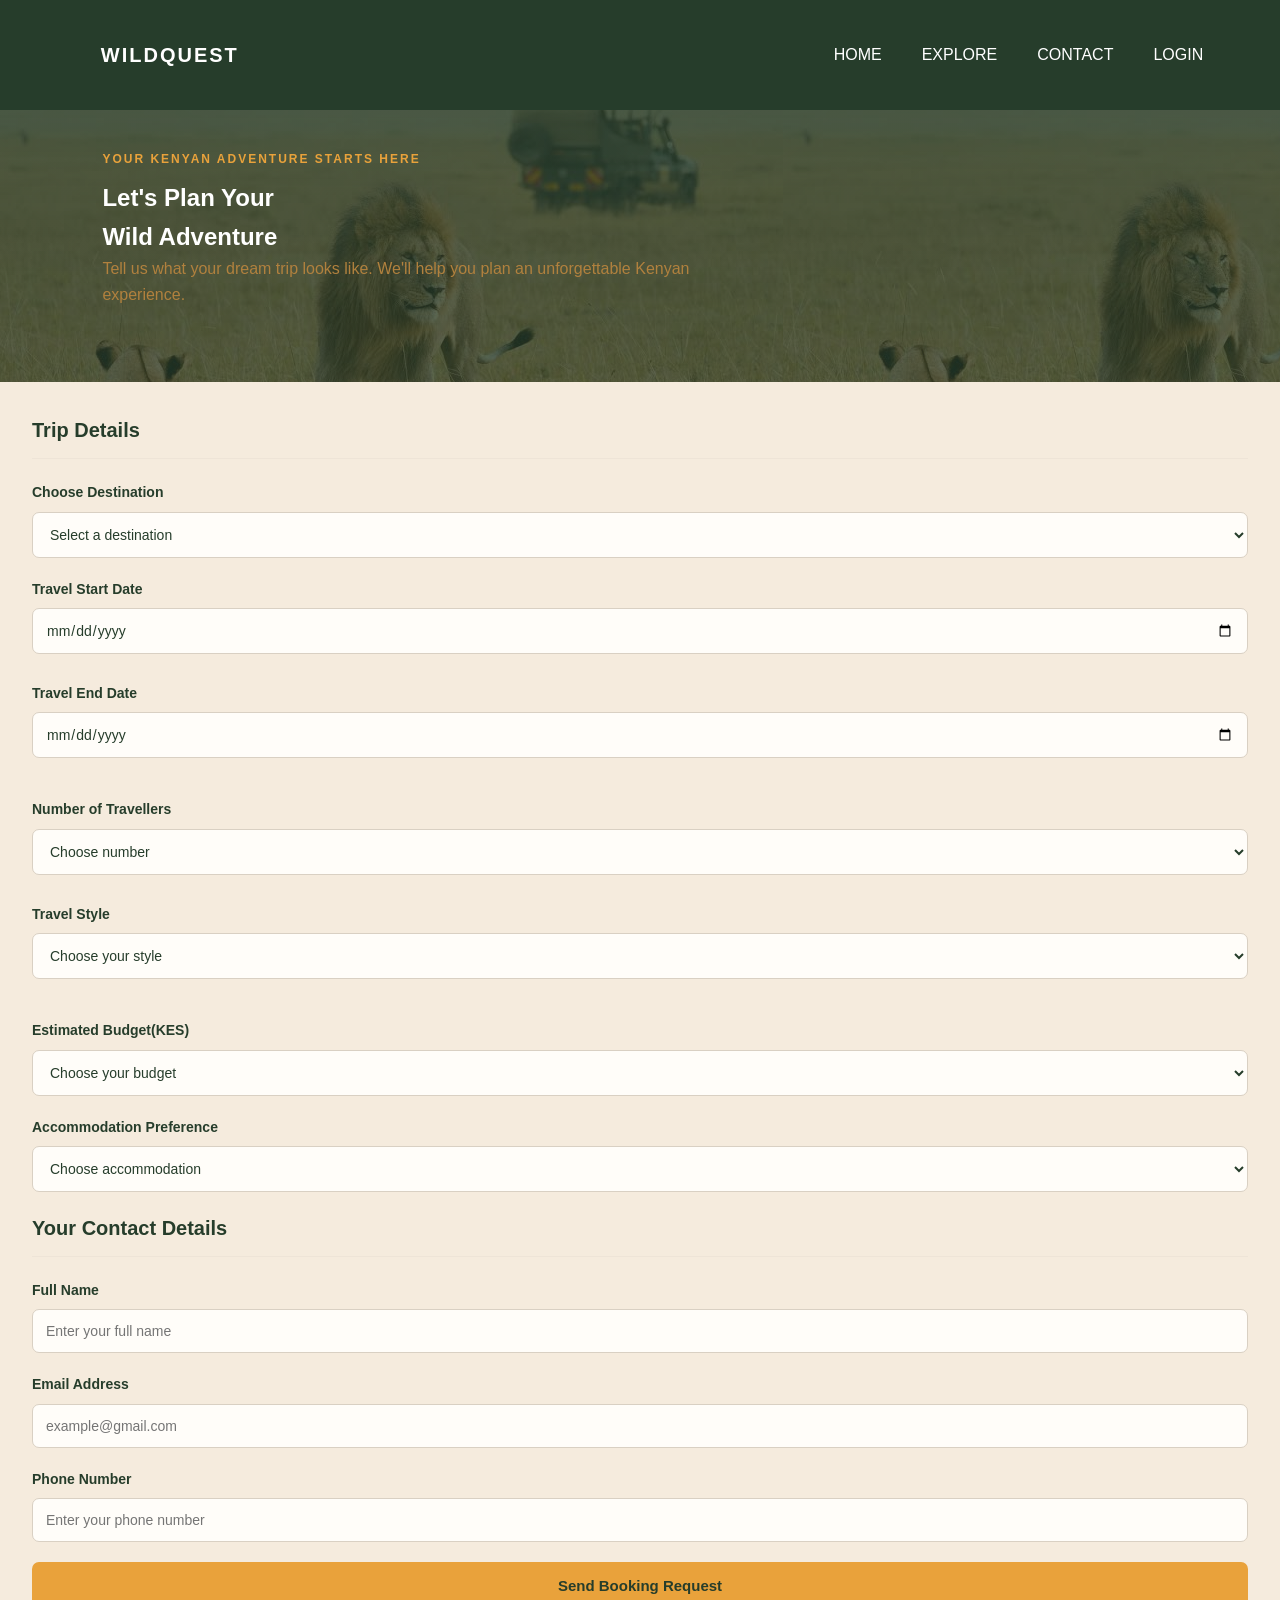
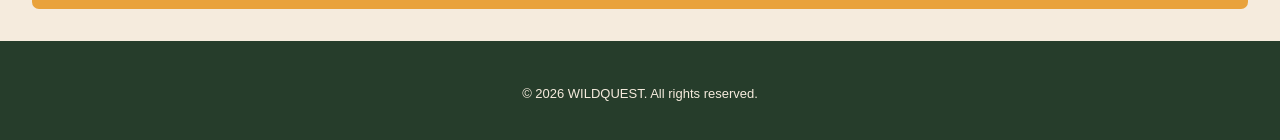
<file: book.html>
<!doctype html>
<html lang="en">
  <head>
    <meta charset="UTF-8" />
    <meta name="viewport" content="width=device-width, initial-scale=1.0" />
    <title>BOOK A TRIP | WILDQUEST</title>
    <link rel="stylesheet" href="css/book.css">
  </head>
  <body>
     <header>
        <div class="logo">
            <h1>WILDQUEST</h1>
        </div>
        <nav class="nav-links">
            <a href="index.html">HOME</a>
            <a href="explore.html">EXPLORE</a>
            <a href="contact.html">CONTACT</a>
            <a href="login.html">LOGIN</a>
            
        </nav>
    </header>
    <main>
      <!-- HERO SECTION -->
      <section class="hero-booking">
        <p class="heading">YOUR KENYAN ADVENTURE STARTS HERE</p>

        <h2>
          Let's Plan Your<br />
          <span>Wild Adventure</span>
        </h2>

        <p>
          Tell us what your dream trip looks like. We'll help you plan an
          unforgettable Kenyan experience.
        </p>
      </section>
      <!-- BOOKING SECTION -->
      <form class="booking-form" action="success.html" method="get">
        <h3>
            Trip Details
        </h3>

        <div class="form-group">
          <label for="destination">Choose Destination </label>

          <select id="destination" name="destination" required>
            <option value="">Select a destination</option>
            <option value="Maasai Mara">Maasai Mara</option>
            <option value="Diani Beach">Diani Beach</option>
            <option value="Amboseli">Amboseli National Park</option>
            <option value="Mount Kenya">Mount Kenya</option>
            
          </select>
        </div>

        <div class="form-group">
          <div class="form-group">
            <label for="start-date">Travel Start Date </label>
            <input type="date" id="start-date" name="start_date" required />
          </div>

          <div class="form-group">
            <label for="end-date">Travel End Date </label>
            <input type="date" id="end-date" name="end_date" required />
          </div>
        </div>

        <div class="form-group">
          <div class="form-group">
            <label for="travellers">Number of Travellers </label>

            <select id="travellers" name="travellers" required>
              <option value="">Choose number</option>
              <option value="1">1 traveller</option>
              <option value="2">2 travellers</option>
              <option value="3">3 travellers</option>
              <option value="4">4 travellers</option>
              <option value="5">5 travellers</option>
              <option value="6+">6 or more</option>
            </select>
          </div>

          <div class="form-group">
            <label for="travel-style">Travel Style </label>

            <select id="travel-style" name="travel_style" required>
              <option value="">Choose your style</option>
              <option value="Safari">Wildlife & Safari</option>
              <option value="Beach">Beach & Relaxation</option>
              <option value="Adventure">Adventure</option>
              <option value="Family">Family Holiday</option>
              <option value="Romantic">Romantic Getaway</option>
            </select>
          </div>
        </div>

        <div class="form-group">
          <label for="budget">Estimated Budget(KES)</label>

          <select id="budget" name="budget" required>
            <option value="">Choose your budget</option>
            <option value="under-10000">Under KES 10,000</option>
            <option value="10000-30000">KES 10,000 - 30,000</option>
            <option value="30000-60000">KES 30,000 - 60,000</option>
            <option value="60000-plus">Above KES 60,000</option>
            
          </select>
        </div>

        <div class="form-group">
          <label for="accommodation">Accommodation Preference </label>

          <select id="accommodation" name="accommodation" required>
            <option value="">Choose accommodation</option>
            <option value="camping">Camping</option>
            <option value="budget">Budget accommodation</option>
            <option value="hotel">Hotel or lodge</option>
            <option value="luxury">Luxury lodge or resort</option>
            
          </select>
        </div>

        <h3>
          
          Your Contact Details
        </h3>

        <div class="form-row">
          <div class="form-group">
            <label for="full-name">Full Name </label>

            <input
              type="text"
              id="full-name"
              name="full_name"
              placeholder="Enter your full name"
              required
            />
          </div>

          <div class="form-group">
            <label for="email">Email Address </label>

            <input
              type="email"
              id="email"
              name="email"
              placeholder="example@gmail.com"
              required
            />
          </div>
        </div>

        <div class="form-group">
          <label for="phone">Phone Number </label>

          <input
            type="number"
            id="phone"
            name="phone"
            placeholder="Enter your phone number"
            required
          />
        </div>

        <button type="submit" class="submit-button">
          Send Booking Request
          
        </button>
      </form>
      <!-- FOOTER -->
      <footer class="footer" id="contact">
        <p>&copy; 2026 WILDQUEST.  All rights reserved.</p>
    </footer>
    </main>
  </body>
</html>
</file>
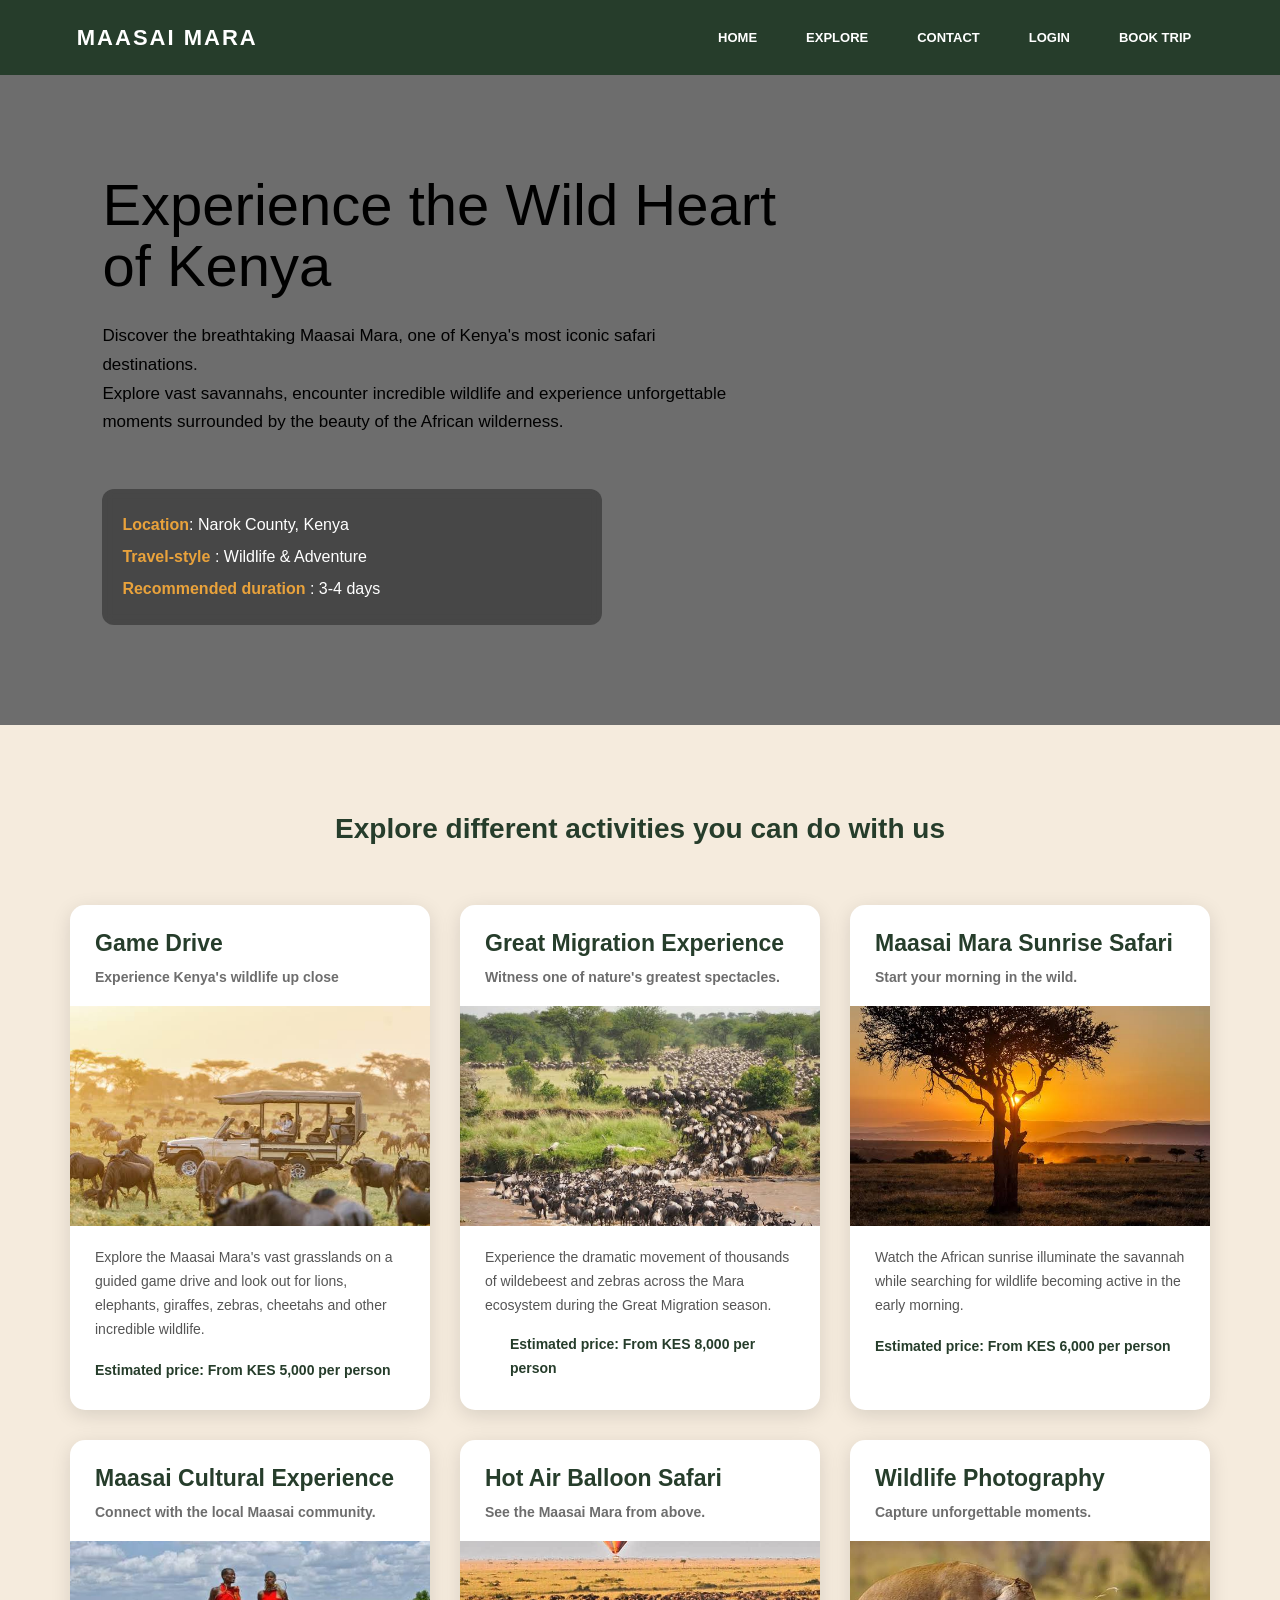
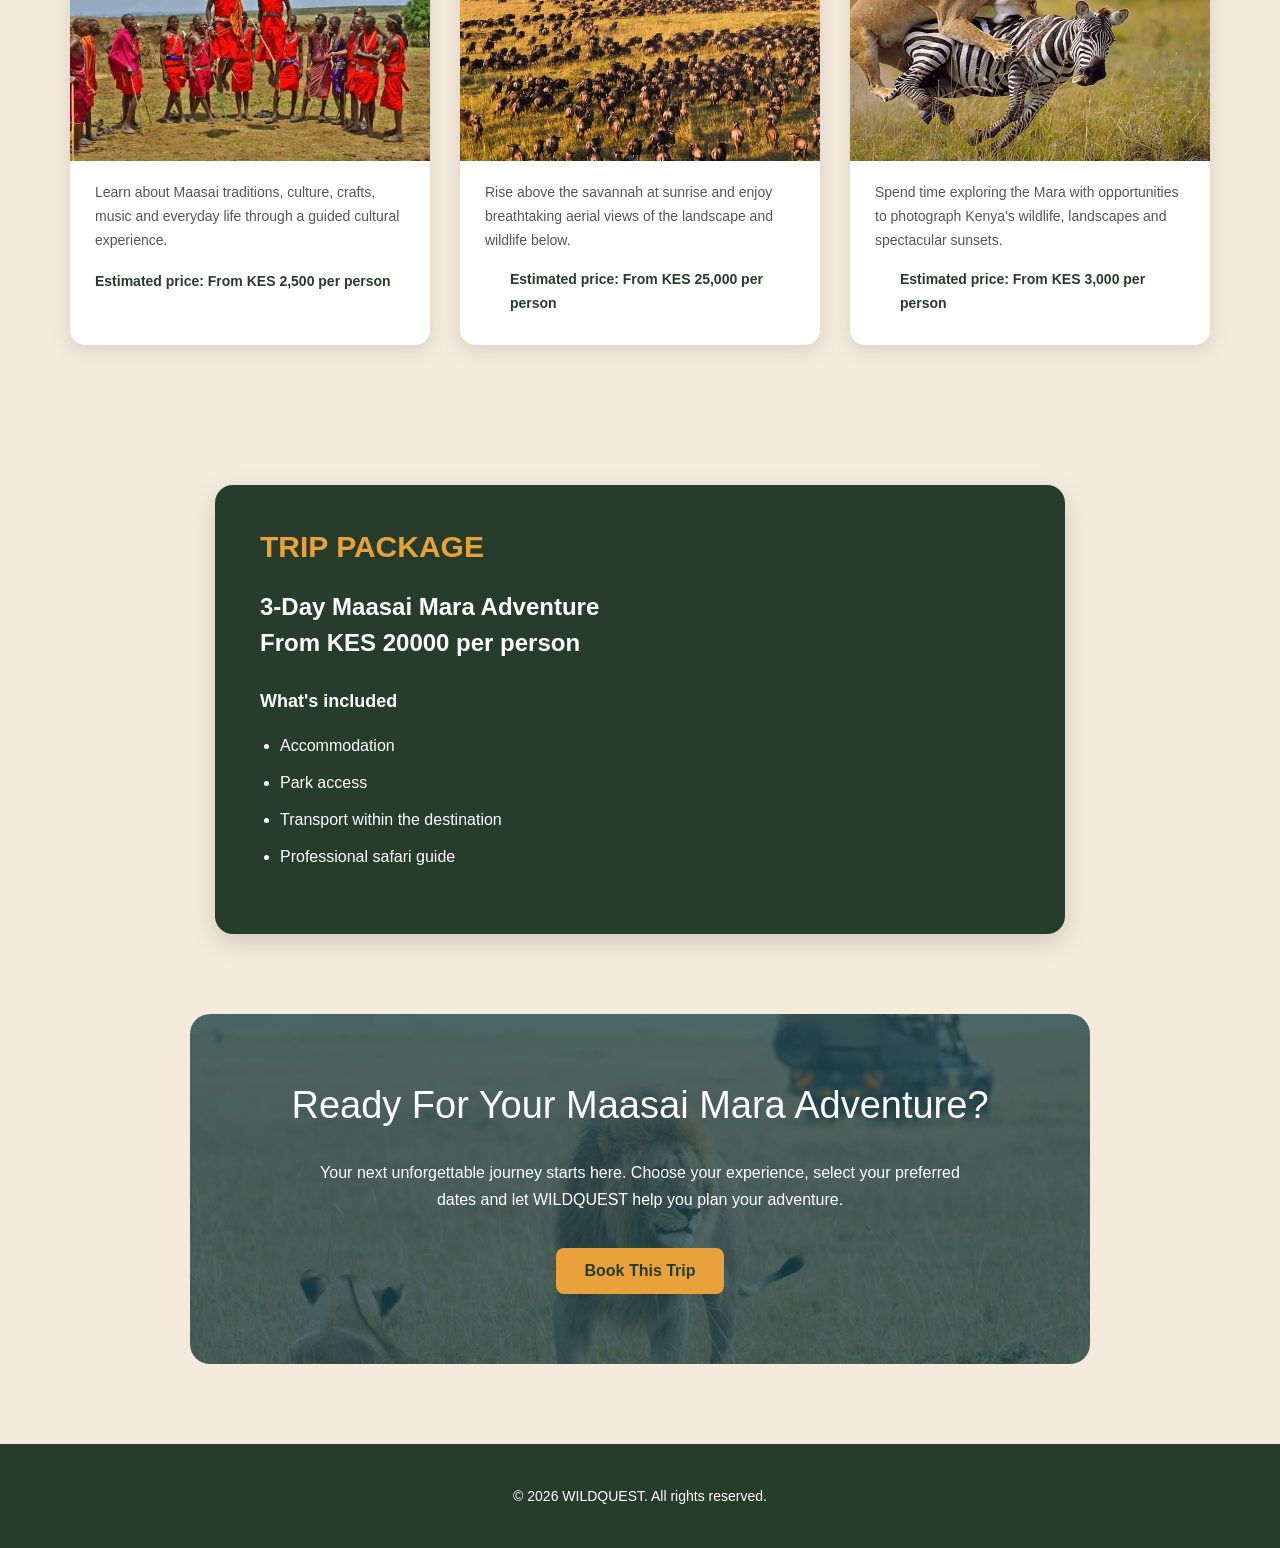
<file: maasai_mara.html>
<!doctype html>
<html lang="en">
  <head>
    <meta charset="UTF-8" />
    <meta name="viewport" content="width=device-width, initial-scale=1.0" />
    <title>MAASAI MARA | WILDQUEST</title>
    <link rel="stylesheet" href="css/maasai_mara.css">
  </head>
  <body>
    <header>
      <div class="logo">
        <h1>MAASAI MARA</h1>
      </div>

      <nav class="nav-links">
        <a href="index.html">HOME</a>
        <a href="explore.html">EXPLORE</a>
        <a href="contact.html">CONTACT</a>
        <a href="login.html">LOGIN</a>
        <a href="book.html">BOOK TRIP</a>
      </nav>
    </header>
    <main>
      <!-- HERO SECTION  -->
      <section class="hero">
        <div class="hero-content">
          <h2>Experience the Wild Heart of Kenya</h2>

          <p>
            Discover the breathtaking Maasai Mara, one of Kenya's most iconic
            safari destinations.<br> Explore vast savannahs, encounter incredible
            wildlife and experience unforgettable moments surrounded by the
            beauty of the African wilderness.
          </p>
        </div>
        <div class="hero-location">
            
               <strong>Location</strong>: <span>Narok County, Kenya</span><br>
            <strong>Travel-style </strong>:  <span>Wildlife & Adventure</span><br>
            <strong>Recommended duration</strong> :<span> 3-4 days</span>

            
            
        </div>
      </section><br>
      
      <!-- Activities -->
       <section >
        <div class="hero-activities">
            <strong> Explore different activities you can do with us</strong>
        </div>
        <div class="activities" >
            <div class="value">
                <h3> Game Drive </h3>
                <strong> Experience Kenya's wildlife up close</strong>
                <img src="images/game_drive.jpg" alt="Mara drive with tour guide">
                <p>
                    Explore the Maasai Mara's vast grasslands on a guided game drive and look out for lions, elephants, giraffes, zebras, cheetahs and other incredible wildlife.
                </p>
                <span>Estimated price: From KES 5,000 per person</span>
            </div>

            <div class="value">
                <h3> Great Migration Experience </h3>
                <strong>Witness one of nature's greatest spectacles.</strong>
                <img src="images/migration.jpg" alt="migration ins massai mara">
                <p>
                    Experience the dramatic movement of thousands of wildebeest and zebras across the Mara ecosystem during the Great Migration season.
                <span>Estimated price: From KES 8,000 per person</span>
            </div>


            <div class="value">
                <h3> Maasai Mara Sunrise Safari </h3>
                <strong>Start your morning in the wild.</strong>
                <img src="images/sunrise.jpg" alt="Sunrise in maasai mara">
                <p>
                    Watch the African sunrise illuminate the savannah while searching for wildlife becoming active in the early morning.
                </p>
                <span>Estimated price: From KES 6,000 per person</span>
            </div>


            <div class="value">
                <h3> Maasai Cultural Experience</h3>
                <strong> Connect with the local Maasai community. </strong>
                <img src="images/culture.jpg" alt="Maasai community">
                <p>
                    Learn about Maasai traditions, culture, crafts, music and everyday life through a guided cultural experience.
                </p>
                <span>Estimated price: From KES 2,500 per person</span>
            </div>


            <div class="value">
                <h3> Hot Air Balloon Safari </h3>
                <strong> See the Maasai Mara from above.</strong>
                <img src="images/hot_air.jpg" alt="Hot air travel in maasai mara">
                <p>
                    Rise above the savannah at sunrise and enjoy breathtaking aerial views of the landscape and wildlife below.
                <span>Estimated price: From KES 25,000 per person</span>
            </div>


            <div class="value">
                <h3> Wildlife Photography </h3>
                <strong> Capture unforgettable moments.</strong>
                <img src="images/moments.jpg" alt="wildlife phototgraphy in maasai mara">
                <p>
                    Spend time exploring the Mara with opportunities to photograph Kenya's wildlife, landscapes and spectacular sunsets.
                <span>Estimated price: From KES 3,000 per person</span>
            </div>

        </div>
       </section>
       <!-- SUGGESTION TRIP PACKAGE -->

       <section>
        <div class="package" >
            <h2> TRIP PACKAGE</h2>
            <strong> 3-Day Maasai Mara Adventure <br> 
                From KES 20000 per person
            </strong>
            <p> What's included</p>
            <ul>
                <li>
                    Accommodation
                </li>
                <li>
                    Park access
                </li>
                <li>
                    Transport within the destination
                </li>
                <li>
                    Professional safari guide
                </li>
            </ul>
        </div>
       </section>


       <!-- CTA -->
        <section>
            <div class="book">
                <h2>
                    Ready For Your Maasai Mara Adventure?
                </h2>
                <p>
                    Your next unforgettable journey starts here. Choose your experience, select your preferred dates and let WILDQUEST help you plan your adventure.
                </p>
                <a href="book.html">Book This Trip</a>
            </div>
        </section>

        <!-- FOOTER -->
        <footer class="footer">
        <p>&copy; 2026 WILDQUEST.  All rights reserved.</p>
    </footer>

  </body>
</html>
</file>
<file: css/book.css>
* {
    box-sizing: border-box;
    margin: 0;
    padding: 0;
}

html {
    scroll-behavior: smooth;
    
}

body {
    font-family: Arial, sans-serif;
    background-color: #F5EBDD;
    color: #263D2B;
    line-height: 1.6;
}
/*NAVIGATION*/
header {
  display: flex;
  gap: 24px;
  margin: 0 auto;
  justify-content: space-between;
  align-items: center;
  position: fixed;
  width: 100%;
  top: 0;
  left: 0;
  padding: 15px 6%;
  background-color: #263d2b;
}
.logo {
  font-size: 10px;
  color: white;
  font-weight: bold;
  margin: 24px;
}
.logo h1 {
  letter-spacing: 2px;
}
.nav-links {
  align-items: center;
  gap: 40px;
  display: flex;
}
.nav-links a {
  text-decoration: none;
  color: white;
}
.nav-links a:hover {
  color: #e9a23b;
}

main {
    padding-top: 75px;
}

.hero-booking {
    padding: 75px 8%;
    background:
        linear-gradient(rgba(38, 61, 43, 0.82),
                        rgba(38, 61, 43, 0.75)),
        url("../images/Mara1.jpg");
    color: white;
}
.heading {
    color: #B17A25;
    font-size: 12px;
    font-weight: bold;
    letter-spacing: 2px;
    margin-bottom: 10px;
}

.hero-booking .heading {
    color: #E9A23B;
}

.booking-hero h2 {
    font-size: clamp(34px, 5vw, 52px);
    line-height: 1.15;
    margin-bottom: 18px;
}
.hero-booking  p{
    max-width: 600px;
    color: #b1813e;
}
.booking-form {
    padding: 32px;
}

.booking-form h3 {
    font-size: 20px;
    margin-bottom: 22px;
    padding-bottom: 12px;
    border-bottom: 1px solid #EEE4D7;
}
.form-group {
    display: flex;
    flex-direction: column;
    gap: 8px;
    margin-bottom: 20px;
}

.form-group label {
    font-size: 14px;
    font-weight: bold;
}
.form-group input,
.form-group select,
.form-group textarea {
    width: 100%;
    padding: 13px;
    font-family: Arial, sans-serif;
    font-size: 14px;
    color: #263D2B;
    background-color: #FFFDF9;
    border: 1px solid #D9D0C3;
    border-radius: 7px;
}

.submit-button {
    width: 100%;
    padding: 15px;
    background-color: #E9A23B;
    color: #263D2B;
    border: none;
    border-radius: 7px;
    font-size: 15px;
    font-weight: bold;
    cursor: pointer;
}

.submit-button:hover {
    background-color: #F4BB61;
}
.footer {
    padding: 35px 6%;
    background-color: #263D2B;
    color: #F5EBDD;
    text-align: center;
}
.footer p {
    font-size: 13px;
    margin-top: 8px;
}

/* MOBILE PHONE RESPONSIVENESS */
@media (max-width: 480px) {
  /* HEADER */
  header {
    flex-direction: column;
    justify-content: center;
    gap: 8px;
    padding: 10px;
  }
  .logo {
    margin: 0;
    text-align: center;
  }
  .nav-links {
    gap: 12px;
    width: 100%;
  }
  .nav-links a {
    font-size: 11px;
  }
}
</file>
<file: css/maasai_mara.css>
* {
    box-sizing: border-box;
}

html {
    scroll-behavior: smooth;
}

body {
    margin: 0;
    font-family: Arial, Helvetica, sans-serif;
    background-color: #f5ebdd;
    color: #263d2b;
}


/* =========================
   HEADER
========================= */

header {
    width: 100%;
    padding: 20px 6%;
    background-color: #263d2b;
    display: flex;
    align-items: center;
    justify-content: space-between;
    gap: 30px;
}

.logo h1 {
    margin: 0;
    color: white;
    font-size: 22px;
    letter-spacing: 2px;
}

.nav-links {
    display: flex;
    align-items: center;
    gap: 25px;
}

.nav-links a {
    color: white;
    text-decoration: none;
    font-size: 13px;
    font-weight: bold;
    padding: 10px 12px;
    transition: 0.3s;
}

.nav-links a:hover {
    color: #e9a23b;
}


/* =========================
   HERO
========================= */

.hero {
    min-height: 600px;
    padding: 100px 8%;
    display: flex;
    flex-direction: column;
    justify-content: center;
    position: relative;
    color: white;
    background: #6d6d6d;
}

.hero-content {
    max-width: 700px;
}

.hero-content h2 {
    margin: 0 0 25px;
    color: black;
    font-size: 58px;
    line-height: 1.05;
    font-weight: 400;
}

.hero-content p {
    max-width: 650px;
    font-size: 17px;
    line-height: 1.7;
    color: black;
}

.hero-location {
    margin-top: 35px;
    max-width: 500px;
    padding: 20px;
    background-color: rgba(0, 0, 0, 0.35);
    border-radius: 12px;
    line-height: 2;
    backdrop-filter: blur(5px);
}

.hero-location strong {
    color: #e9a23b;
}


/* =========================
   ACTIVITIES HEADING
========================= */

.hero-activities {
    text-align: center;
    padding: 70px 20px 30px;
    color: #263d2b;
}

.hero-activities strong {
    font-size: 28px;
}


/* =========================
   ACTIVITY GRID
========================= */

.activities {
    max-width: 1200px;
    margin: 0 auto;
    padding: 30px 30px 80px;
    display: grid;
    grid-template-columns: repeat(3, 1fr);
    gap: 30px;
}


/* =========================
   ACTIVITY CARD
========================= */

.value {
    background-color: white;
    border-radius: 15px;
    overflow: hidden;
    box-shadow: 0 5px 20px rgba(0, 0, 0, 0.12);
    transition: transform 0.3s ease, box-shadow 0.3s ease;
}

.value:hover {
    transform: translateY(-8px);
    box-shadow: 0 12px 30px rgba(0, 0, 0, 0.18);
}

.value h3 {
    margin: 0;
    padding: 25px 25px 10px;
    color: #263d2b;
    font-size: 23px;
}

.value strong {
    display: block;
    padding: 0 25px 18px;
    color: #6d6d6d;
    font-size: 14px;
    line-height: 1.5;
}

.value img {
    width: 100%;
    height: 220px;
    display: block;
    object-fit: cover;
}

.value p {
    padding: 20px 25px 5px;
    margin: 0;
    color: #555;
    font-size: 14px;
    line-height: 1.7;
}

.value span {
    display: block;
    padding: 15px 25px 25px;
    color: #263d2b;
    font-weight: bold;
    font-size: 14px;
}


/* =========================
   TRIP PACKAGE
========================= */

.package {
    max-width: 850px;
    margin: 60px auto;
    padding: 45px;
    background-color: #263d2b;
    color: white;
    border-radius: 18px;
    box-shadow: 0 8px 25px rgba(0, 0, 0, 0.15);
}

.package h2 {
    margin-top: 0;
    color: #e9a23b;
    font-size: 30px;
}

.package strong {
    display: block;
    font-size: 24px;
    line-height: 1.5;
}

.package p {
    margin-top: 30px;
    font-size: 18px;
    font-weight: bold;
}

.package ul {
    padding-left: 20px;
    line-height: 2;
}

.package li {
    margin-bottom: 5px;
}


/* =========================
   BOOKING CTA
========================= */

.book {
    margin: 80px auto;
    max-width: 900px;
    padding: 70px 40px;
    text-align: center;
    background-image:
        linear-gradient(
            rgba(25, 70, 82, 0.75),
            rgba(25, 70, 82, 0.75)
        ),
        url("../images/Mara1.jpg");
    background-size: cover;
    background-position: center;
    border-radius: 20px;
    color: white;
}

.book h2 {
    margin-top: 0;
    font-size: 38px;
    font-weight: 400;
}

.book p {
    max-width: 650px;
    margin: 20px auto 35px;
    line-height: 1.7;
    font-size: 16px;
}

.book a {
    display: inline-block;
    padding: 14px 28px;
    background-color: #e9a23b;
    color: #263d2b;
    text-decoration: none;
    font-weight: bold;
    border-radius: 8px;
    transition: 0.3s;
}

.book a:hover {
    background-color: white;
    color: #263d2b;
}


/* =========================
   FOOTER
========================= */

.footer {
    margin-top: 50px;
    padding: 30px;
    text-align: center;
    background-color: #263d2b;
    color: white;
    font-size: 14px;
}


/* =========================
   MOBILE
========================= */

@media (max-width: 600px) {

    header {
        flex-direction: column;
        padding: 20px;
    }

    .nav-links {
        width: 100%;
        justify-content: center;
        flex-wrap: wrap;
        gap: 5px;
    }

    .nav-links a {
        font-size: 11px;
        padding: 8px;
    }

    .hero {
        min-height: 600px;
        padding: 70px 25px;
    }

    .hero-content h2 {
        font-size: 38px;
    }

    .hero-content p {
        font-size: 15px;
    }

    .hero-location {
        font-size: 14px;
    }

    .activities {
        grid-template-columns: 1fr;
        padding: 20px;
    }

    .hero-activities {
        padding: 50px 20px 20px;
    }

    .hero-activities strong {
        font-size: 23px;
    }

    .package {
        margin: 40px 20px;
        padding: 30px 25px;
    }

    .package h2 {
        font-size: 25px;
    }

    .package strong {
        font-size: 20px;
    }

    .book {
        margin: 40px 20px;
        padding: 50px 25px;
    }

    .book h2 {
        font-size: 30px;
    }

}
</file>
